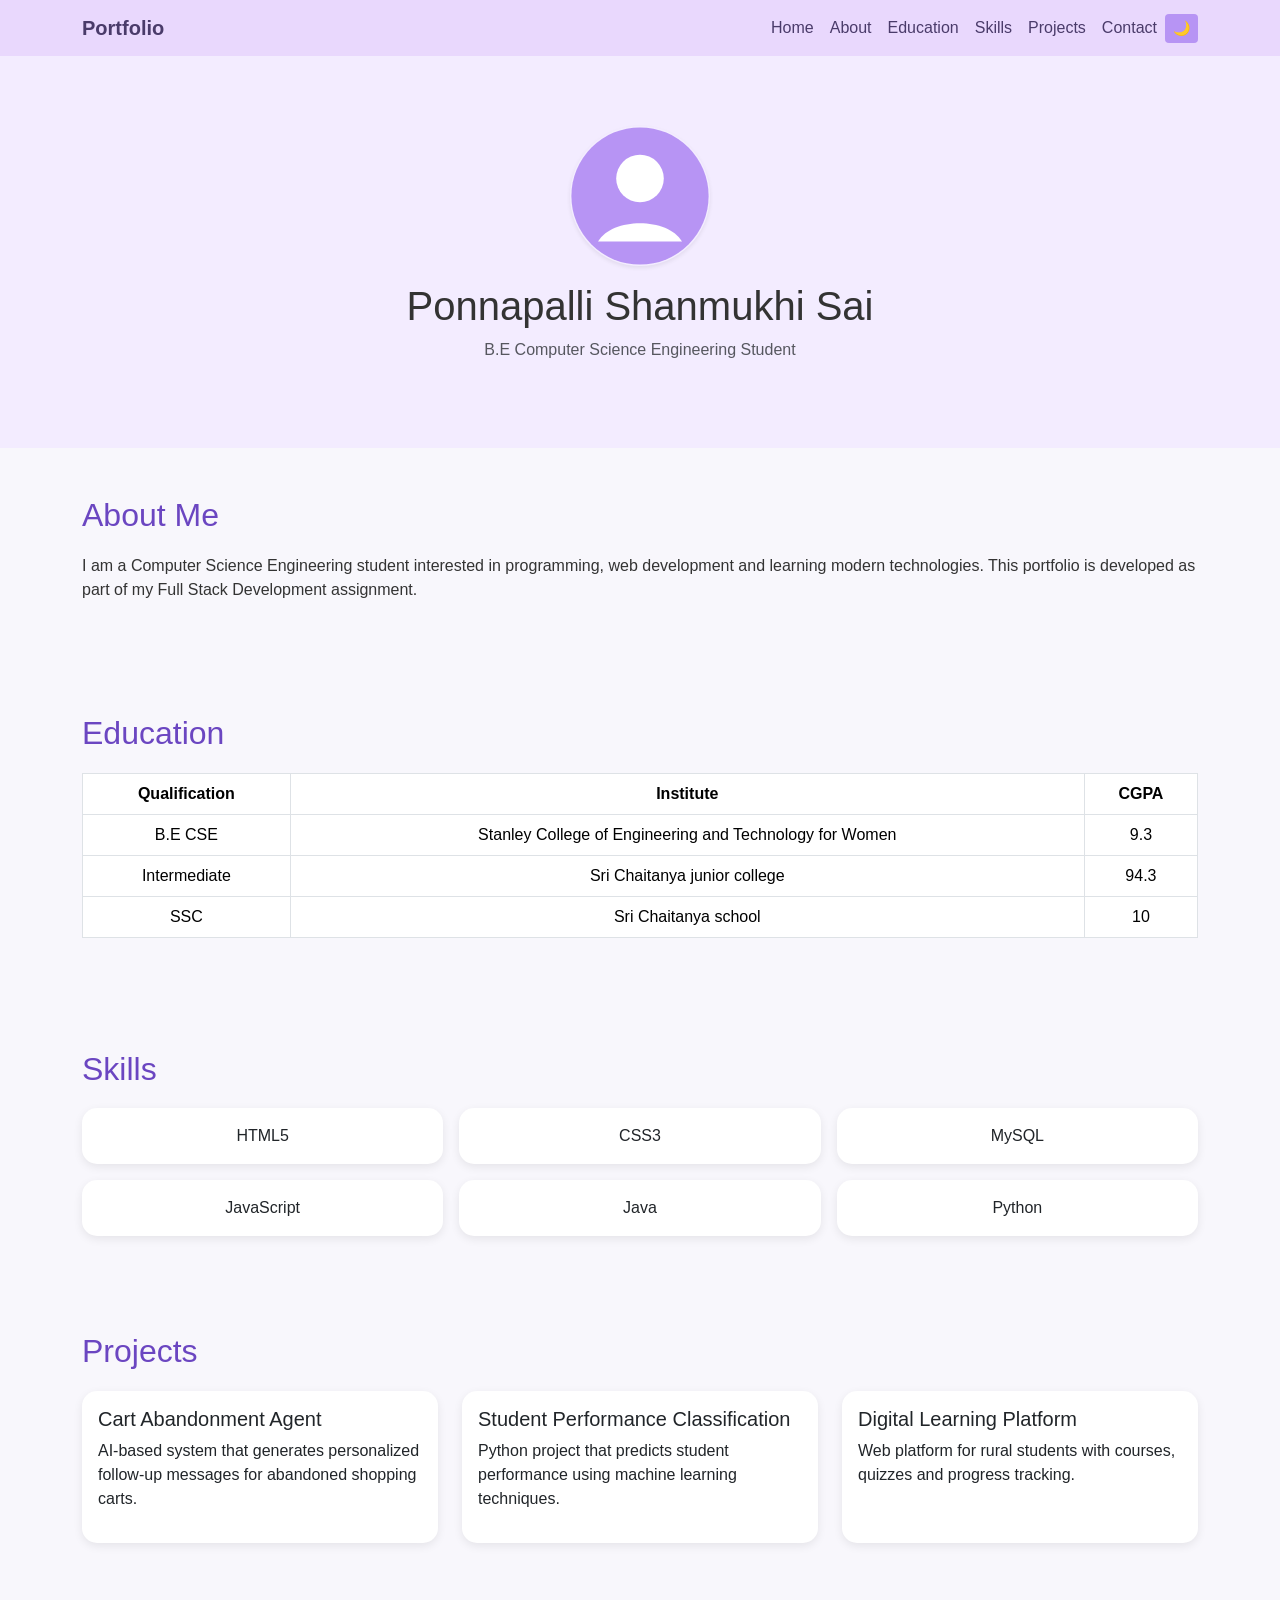
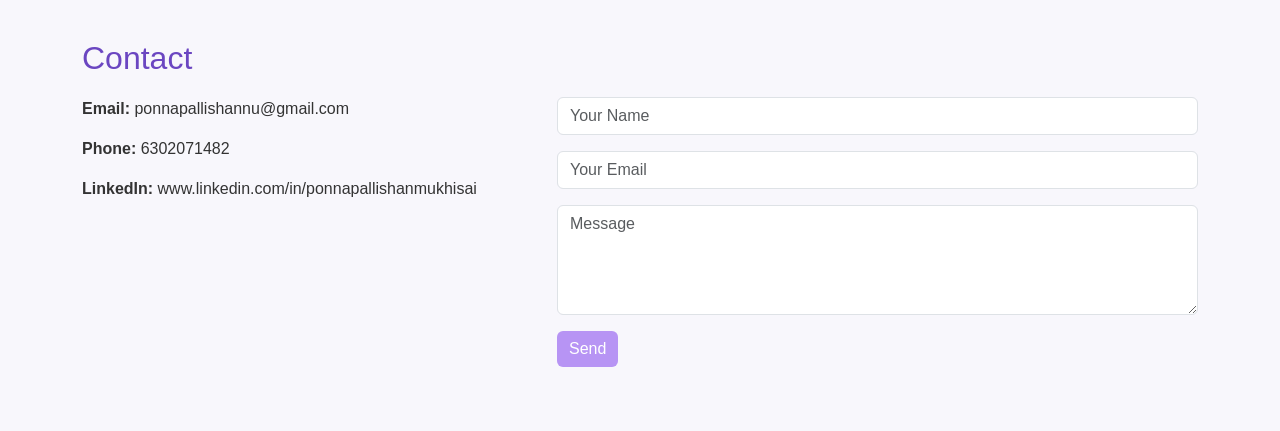
<file: PORTFOLIO/index.html>
<!DOCTYPE html>
<html lang="en">
<head>
<meta charset="UTF-8"><meta name="viewport" content="width=device-width, initial-scale=1.0">
<title>Personal Portfolio</title>
<link href="https://cdn.jsdelivr.net/npm/bootstrap@5.3.3/dist/css/bootstrap.min.css" rel="stylesheet">
<link rel="stylesheet" href="style.css">
</head>
<body>
<nav class="navbar navbar-expand-lg">
<div class="container">
<a class="navbar-brand fw-bold" href="#">Portfolio</a>
<button class="navbar-toggler" data-bs-toggle="collapse" data-bs-target="#nav"><span class="navbar-toggler-icon"></span></button>
<div class="collapse navbar-collapse" id="nav">
<ul class="navbar-nav ms-auto">
<li class="nav-item"><a class="nav-link" href="#home">Home</a></li>
<li class="nav-item"><a class="nav-link" href="#about">About</a></li>
<li class="nav-item"><a class="nav-link" href="#education">Education</a></li>
<li class="nav-item"><a class="nav-link" href="#skills">Skills</a></li>
<li class="nav-item"><a class="nav-link" href="#projects">Projects</a></li>
<li class="nav-item"><a class="nav-link" href="#contact">Contact</a></li>
</ul>
<button id="themeBtn" class="btn btn-sm">🌙</button>
</div></div></nav>

<section id="home" class="hero text-center">
<div class="container">
<img src="images/profile.svg" width="140" class="rounded-circle shadow-sm mb-3">
<h1>Ponnapalli Shanmukhi Sai</h1>
<p class="text-muted">B.E Computer Science Engineering Student</p>
</div></section>

<section id="about" class="container py-5">
<h2>About Me</h2>
<p>I am a Computer Science Engineering student interested in programming, web development and learning modern technologies. This portfolio is developed as part of my Full Stack Development assignment.</p>
</section>

<section id="education" class="container py-5">
<h2>Education</h2>
<table class="table table-bordered text-center">
<tr><th>Qualification</th><th>Institute</th><th>CGPA</th></tr>
<tr><td>B.E CSE</td><td>Stanley College of Engineering and Technology for Women</td><td>9.3</td></tr>
<tr><td>Intermediate</td><td>Sri Chaitanya junior college</td><td>94.3</td></tr>
<tr><td>SSC</td><td>Sri Chaitanya school</td><td>10</td></tr>
</table>
</section>

<section id="skills" class="container py-5">
<h2>Skills</h2>
<div class="row g-3">
<div class="col-6 col-md-4"><div class="card p-3 text-center">HTML5</div></div>
<div class="col-6 col-md-4"><div class="card p-3 text-center">CSS3</div></div>
<div class="col-6 col-md-4"><div class="card p-3 text-center">MySQL</div></div>
<div class="col-6 col-md-4"><div class="card p-3 text-center">JavaScript</div></div>
<div class="col-6 col-md-4"><div class="card p-3 text-center">Java</div></div>
<div class="col-6 col-md-4"><div class="card p-3 text-center">Python</div></div>
</div>
</section>

<section id="projects" class="container py-5">
<h2>Projects</h2>
<div class="row g-4">
<div class="col-md-4"><div class="card h-100 p-3"><h5>Cart Abandonment Agent</h5><p>AI-based system that generates personalized follow-up messages for abandoned shopping carts.</p></div></div>
<div class="col-md-4"><div class="card h-100 p-3"><h5>Student Performance Classification</h5><p>Python project that predicts student performance using machine learning techniques.</p></div></div>
<div class="col-md-4"><div class="card h-100 p-3"><h5>Digital Learning Platform</h5><p>Web platform for rural students with courses, quizzes and progress tracking.</p></div></div>
</div></section>

<section id="contact" class="container py-5">
<h2>Contact</h2>
<div class="row">
<div class="col-md-5 mb-4">
<p><b>Email:</b> ponnapallishannu@gmail.com</p>
<p><b>Phone:</b> 6302071482</p>
<p><b>LinkedIn:</b> www.linkedin.com/in/ponnapallishanmukhisai</p>
</div>
<div class="col-md-7">
<form id="contactForm">
<input id="name" class="form-control mb-3" placeholder="Your Name">
<input id="email" type="email" class="form-control mb-3" placeholder="Your Email">
<textarea id="message" class="form-control mb-3" rows="4" placeholder="Message"></textarea>
<button class="btn submit-btn">Send</button>
<p id="msg" class="mt-3"></p>
</form>
</div></div></section>

<script src="https://cdn.jsdelivr.net/npm/bootstrap@5.3.3/dist/js/bootstrap.bundle.min.js"></script>
<script src="script.js"></script>
</body></html>
</file>
<file: PORTFOLIO/style.css>
body{
    font-family:Arial,sans-serif;background:#F8F7FC;
    color:#333
}
.navbar{
    background:#E9D8FD
}
.nav-link,.navbar-brand{
    color:#4A3B6A!important
}
.hero{
    padding:70px 0;background:#F3ECFF
}
h2{
    color:#6B46C1;
    margin-bottom:20px
}
.card{
    border:none;
    border-radius:15px;
    background:white;
    box-shadow:0 3px 10px rgba(0,0,0,.08)
}
.submit-btn,#themeBtn{
    background:#B794F4;color:white;
    border:none
}
.submit-btn:hover,#themeBtn:hover{
    background:#9F7AEA
}
.dark{
    background:#1E1E2E;
    color:#EEE
}
.dark .navbar{
    background:#2D2D44
}.dark .hero{
    background:#2A2A40
}
.dark .card,.dark table{
    background:#34344A;
    color:#FFF
}
.dark .table{
    color:#FFF}

.dark .navbar-brand,
.dark .nav-link,
.dark #themeBtn {
    color: white !important;
}
.dark .navbar-toggler {
    border-color: white;
}

.dark .navbar-toggler-icon {
    filter: invert(1);
}
</file>
